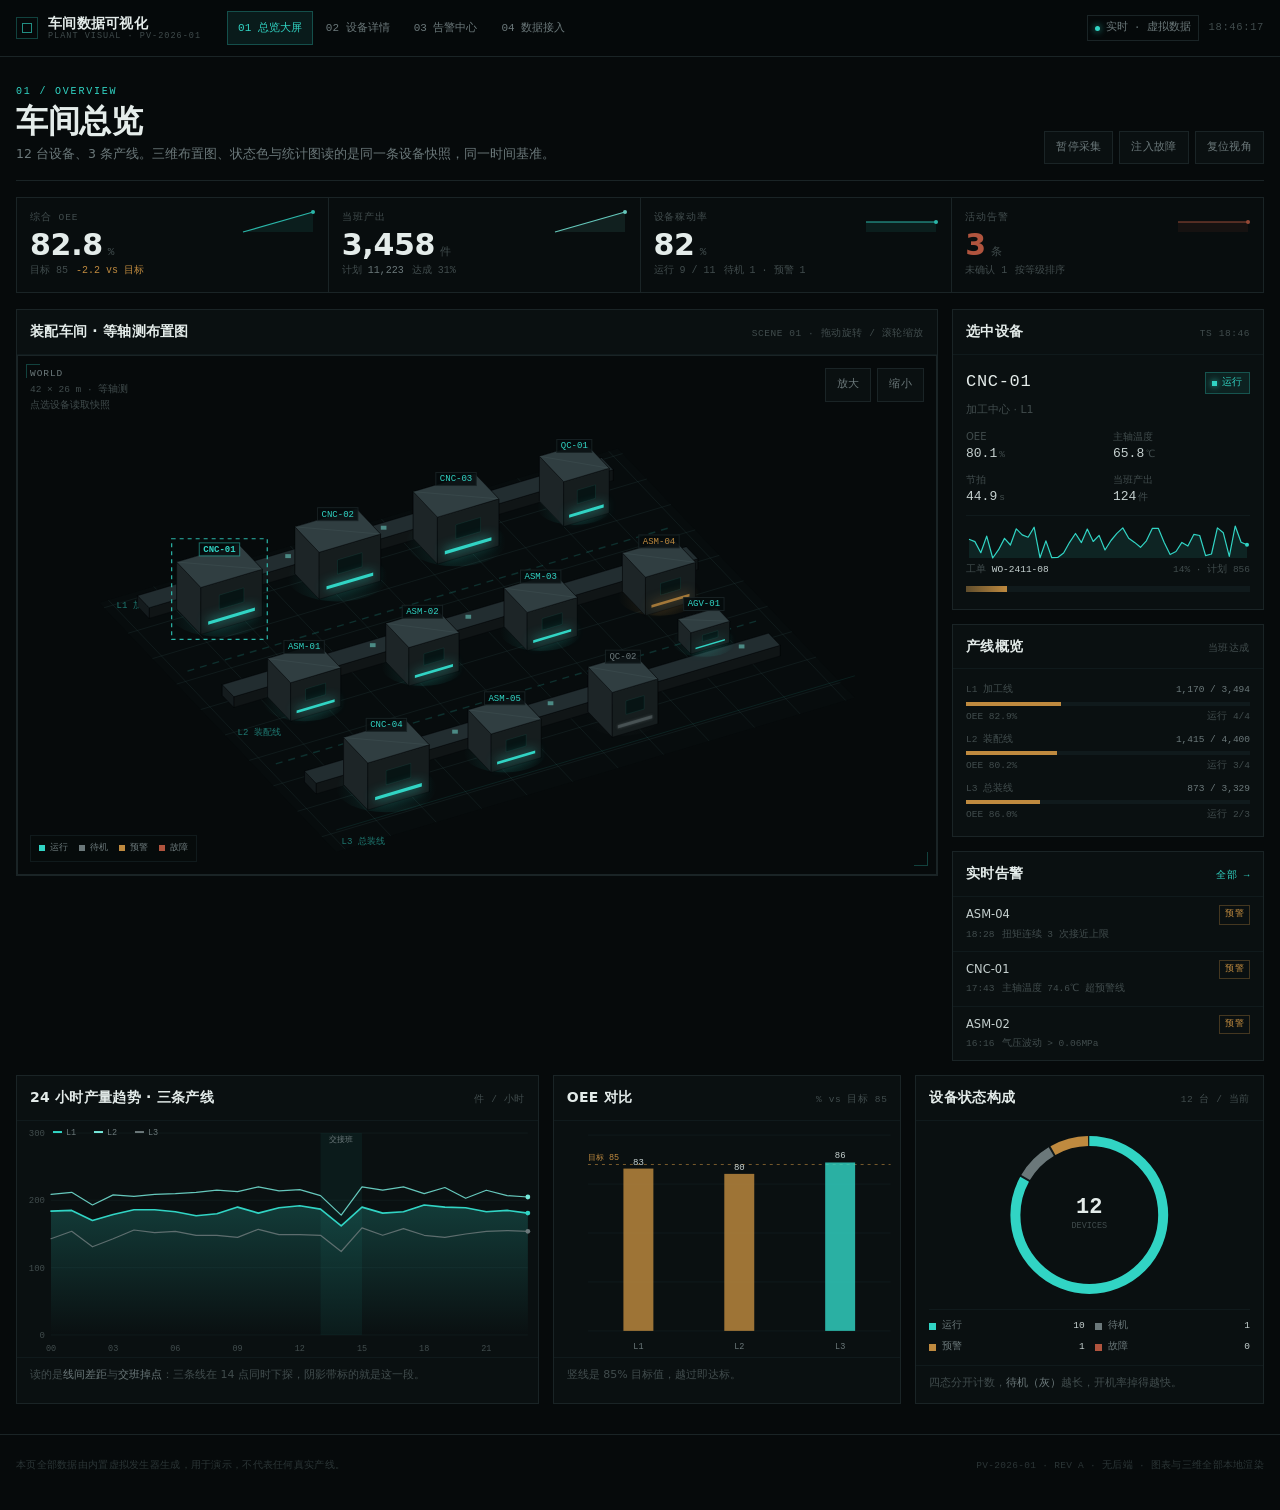
<file: index.html>
<!DOCTYPE html>
<html lang="zh-CN">
<head>
<meta charset="utf-8">
<meta name="viewport" content="width=device-width, initial-scale=1">
<title>车间总览 · 数据采集与可视化</title>
<meta name="description" content="车间数据可视化系统总览大屏：设备状态、产量、OEE 与告警，数据由内置虚拟发生器生成。">
<link rel="icon" href="data:image/svg+xml,%3Csvg xmlns='http://www.w3.org/2000/svg' viewBox='0 0 32 32'%3E%3Crect width='32' height='32' fill='%23060a0b'/%3E%3Cpath d='M5 5h22v22H5z' fill='none' stroke='%2331d4c4' stroke-width='1.5'/%3E%3Cpath d='M11 11h10v10H11z' fill='none' stroke='%236b787a'/%3E%3C/svg%3E">
<link rel="stylesheet" href="./assets/style.css">
</head>
<body>

<header class="topbar">
  <div class="tb-inner">
    <a class="brand" href="./index.html">
      <span class="b-mark"></span>
      <span class="b-txt"><b>车间数据可视化</b><i>PLANT VISUAL · PV-2026-01</i></span>
    </a>
    <nav class="nav">
      <a href="./index.html" class="on">01 总览大屏</a>
      <a href="./devices.html">02 设备详情</a>
      <a href="./alarms.html">03 告警中心</a>
      <a href="./ingest.html">04 数据接入</a>
    </nav>
    <div class="tb-meta">
      <span class="live" id="livePill"><i></i><span id="liveTxt">实时 · 虚拟数据</span></span>
      <span class="clock" id="clock">--:--:--</span>
    </div>
  </div>
</header>

<main>
  <div class="page-head">
    <div class="ph-t">
      <div class="num">01 / OVERVIEW</div>
      <h1>车间总览</h1>
      <p>12 台设备、3 条产线。三维布置图、状态色与统计图读的是同一条设备快照，同一时间基准。</p>
    </div>
    <div class="ctrl">
      <button class="btn" id="btnPause" aria-pressed="false" type="button">暂停采集</button>
      <button class="btn danger" id="btnFault" type="button">注入故障</button>
      <button class="btn" id="btnReset" type="button">复位视角</button>
    </div>
  </div>

  <div class="kpis">
    <div class="kpi">
      <span class="k-l">综合 OEE</span>
      <div class="k-v"><span id="kOee">—</span><small>%</small></div>
      <div class="k-s"><span>目标 85</span><span id="kOeeDelta">—</span></div>
      <div class="k-spark" id="kOeeSpark"></div>
    </div>
    <div class="kpi">
      <span class="k-l">当班产出</span>
      <div class="k-v"><span id="kOut">—</span><small>件</small></div>
      <div class="k-s"><span>计划 <b id="kPlan" style="color:#6b787a;font-weight:400">—</b></span><span id="kRate">—</span></div>
      <div class="k-spark" id="kOutSpark"></div>
    </div>
    <div class="kpi">
      <span class="k-l">设备稼动率</span>
      <div class="k-v"><span id="kUtil">—</span><small>%</small></div>
      <div class="k-s"><span id="kRun">运行 0 / 11</span><span id="kIdle">待机 0</span></div>
      <div class="k-spark" id="kUtilSpark"></div>
    </div>
    <div class="kpi" id="kpiAlarm">
      <span class="k-l">活动告警</span>
      <div class="k-v"><span id="kAlarm">—</span><small>条</small></div>
      <div class="k-s"><span id="kUnack">未确认 0</span><span>按等级排序</span></div>
      <div class="k-spark" id="kAlarmSpark"></div>
    </div>
  </div>

  <div class="ov-grid">
    <div class="panel">
      <div class="panel-hd"><h2>装配车间 · 等轴测布置图</h2><span class="unit">SCENE 01 · 拖动旋转 / 滚轮缩放</span></div>
      <div class="scene-frame">
        <canvas id="scene" aria-label="装配车间三维布置图"></canvas>
        <div class="scene-cap"><b>WORLD</b>42 × 26 m · 等轴测<br>点选设备读取快照</div>
        <div class="scene-tools">
          <button class="btn" id="btnZoomIn" type="button">放大</button>
          <button class="btn" id="btnZoomOut" type="button">缩小</button>
        </div>
        <div class="scene-legend">
          <span><i style="background:#31d4c4"></i>运行</span>
          <span><i style="background:#6b787a"></i>待机</span>
          <span><i style="background:#bf8a3f"></i>预警</span>
          <span><i style="background:#b0543e"></i>故障</span>
        </div>
      </div>
    </div>

    <div class="ov-side">
      <div class="panel">
        <div class="panel-hd"><h3>选中设备</h3><span class="unit" id="hudTs">TS —</span></div>
        <div class="panel-bd hud">
          <div class="hud-top">
            <span class="hud-id" id="hudId">CNC-01</span>
            <span id="hudState"></span>
          </div>
          <div class="hud-type" id="hudType">加工中心 · L1</div>
          <dl class="hud-dl">
            <div><dt>OEE</dt><dd id="hudOee">—<em>%</em></dd></div>
            <div><dt>主轴温度</dt><dd id="hudTemp">—<em>℃</em></dd></div>
            <div><dt>节拍</dt><dd id="hudCycle">—<em>s</em></dd></div>
            <div><dt>当班产出</dt><dd id="hudOut">—<em>件</em></dd></div>
          </dl>
          <div class="hud-spark"><div id="hudSpark" style="height:38px"></div></div>
          <div>
            <div style="display:flex;justify-content:space-between;font-family:var(--mono);font-size:9.5px;color:var(--ash-2)">
              <span>工单 <b id="hudOrder" style="color:#c6d1d0;font-weight:400">—</b></span>
              <span id="hudProgText">—</span>
            </div>
            <div class="progress"><span id="hudProg"></span></div>
          </div>
        </div>
      </div>

      <div class="panel">
        <div class="panel-hd"><h3>产线概览</h3><span class="unit">当班达成</span></div>
        <div class="panel-bd">
          <div class="hud-bars" id="lineBars"></div>
        </div>
      </div>

      <div class="panel">
        <div class="panel-hd"><h3>实时告警</h3><a class="unit" href="./alarms.html" style="color:#31d4c4">全部 →</a></div>
        <div class="rows" id="miniAlarms"><div class="empty">暂无告警</div></div>
      </div>
    </div>
  </div>

  <div class="charts">
    <div class="panel chart-card">
      <div class="panel-hd"><h3>24 小时产量趋势 · 三条产线</h3><span class="unit">件 / 小时</span></div>
      <div class="panel-bd flush"><div class="chart-box" id="chartProd" style="height:236px"></div></div>
      <div class="note">读的是<b>线间差距</b>与<b>交班掉点</b>：三条线在 14 点同时下探，阴影带标的就是这一段。</div>
    </div>
    <div class="panel chart-card">
      <div class="panel-hd"><h3>OEE 对比</h3><span class="unit">% vs 目标 85</span></div>
      <div class="panel-bd flush"><div class="chart-box" id="chartOee" style="height:236px"></div></div>
      <div class="note">竖线是 85% 目标值，越过即达标。</div>
    </div>
    <div class="panel chart-card">
      <div class="panel-hd"><h3>设备状态构成</h3><span class="unit">12 台 / 当前</span></div>
      <div class="panel-bd" style="padding:8px 13px 10px">
        <div class="chart-box" id="chartState" style="height:172px"></div>
        <div class="state-legend" id="stateLegend"></div>
      </div>
      <div class="note">四态分开计数，<b>待机（灰）</b>越长，开机率掉得越快。</div>
    </div>
  </div>
</main>

<footer>
  <p>本页全部数据由内置虚拟发生器生成，用于演示，不代表任何真实产线。</p>
  <p>PV-2026-01 · REV A · 无后端 · 图表与三维全部本地渲染</p>
</footer>

<script src="./assets/plant.js"></script>
<script src="./assets/charts.js"></script>
<script src="./assets/scene.js"></script>
<script src="./assets/overview.js"></script>
</body>
</html>
</file>
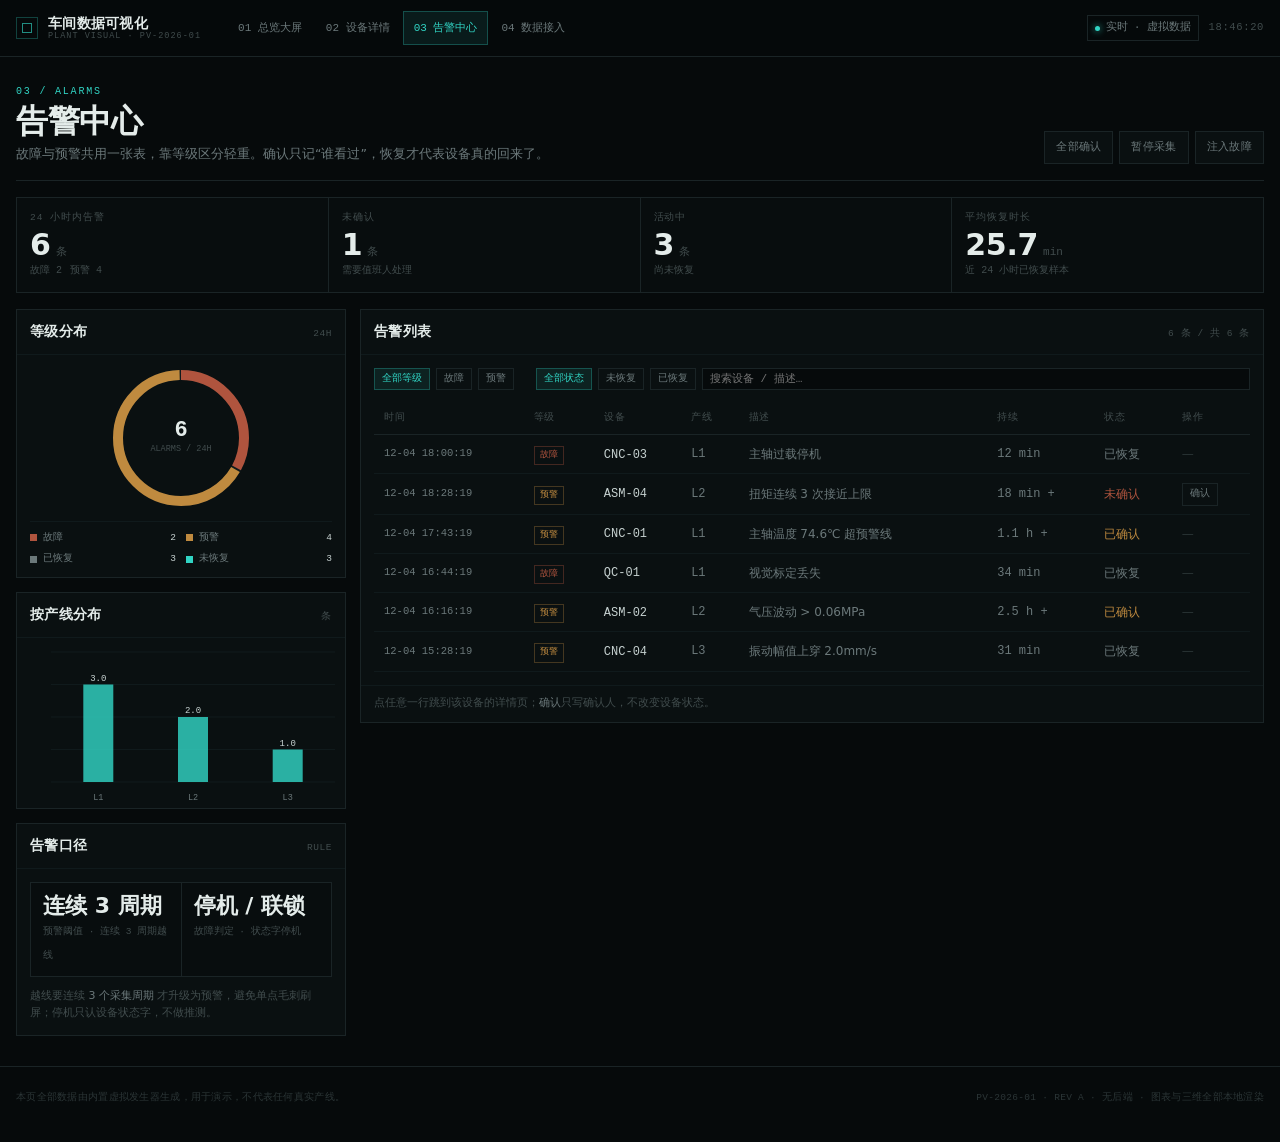
<file: alarms.html>
<!DOCTYPE html>
<html lang="zh-CN">
<head>
<meta charset="utf-8">
<meta name="viewport" content="width=device-width, initial-scale=1">
<title>告警中心 · 数据采集与可视化</title>
<meta name="description" content="车间设备告警统一列表：按等级、状态、产线筛选，支持确认与追溯。">
<link rel="icon" href="data:image/svg+xml,%3Csvg xmlns='http://www.w3.org/2000/svg' viewBox='0 0 32 32'%3E%3Crect width='32' height='32' fill='%23060a0b'/%3E%3Cpath d='M5 5h22v22H5z' fill='none' stroke='%2331d4c4' stroke-width='1.5'/%3E%3Cpath d='M11 11h10v10H11z' fill='none' stroke='%236b787a'/%3E%3C/svg%3E">
<link rel="stylesheet" href="./assets/style.css">
</head>
<body>

<header class="topbar">
  <div class="tb-inner">
    <a class="brand" href="./index.html">
      <span class="b-mark"></span>
      <span class="b-txt"><b>车间数据可视化</b><i>PLANT VISUAL · PV-2026-01</i></span>
    </a>
    <nav class="nav">
      <a href="./index.html">01 总览大屏</a>
      <a href="./devices.html">02 设备详情</a>
      <a href="./alarms.html" class="on">03 告警中心</a>
      <a href="./ingest.html">04 数据接入</a>
    </nav>
    <div class="tb-meta">
      <span class="live" id="livePill"><i></i><span id="liveTxt">实时 · 虚拟数据</span></span>
      <span class="clock" id="clock">--:--:--</span>
    </div>
  </div>
</header>

<main>
  <div class="page-head">
    <div class="ph-t">
      <div class="num">03 / ALARMS</div>
      <h1>告警中心</h1>
      <p>故障与预警共用一张表，靠等级区分轻重。确认只记“谁看过”，恢复才代表设备真的回来了。</p>
    </div>
    <div class="ctrl">
      <button class="btn" id="btnAckAll" type="button">全部确认</button>
      <button class="btn" id="btnPause" aria-pressed="false" type="button">暂停采集</button>
      <button class="btn danger" id="btnFault" type="button">注入故障</button>
    </div>
  </div>

  <div class="kpis">
    <div class="kpi">
      <span class="k-l">24 小时内告警</span>
      <div class="k-v"><span id="sTotal">—</span><small>条</small></div>
      <div class="k-s"><span id="sFault">故障 0</span><span id="sWarn">预警 0</span></div>
    </div>
    <div class="kpi">
      <span class="k-l">未确认</span>
      <div class="k-v"><span id="sUnack">—</span><small>条</small></div>
      <div class="k-s"><span>需要值班人处理</span></div>
    </div>
    <div class="kpi">
      <span class="k-l">活动中</span>
      <div class="k-v"><span id="sActive">—</span><small>条</small></div>
      <div class="k-s"><span>尚未恢复</span></div>
    </div>
    <div class="kpi">
      <span class="k-l">平均恢复时长</span>
      <div class="k-v"><span id="sMttr">—</span><small>min</small></div>
      <div class="k-s"><span>近 24 小时已恢复样本</span></div>
    </div>
  </div>

  <div class="alert-grid">
    <div style="display:grid;gap:14px">
      <div class="panel">
        <div class="panel-hd"><h3>等级分布</h3><span class="unit">24H</span></div>
        <div class="panel-bd" style="padding:8px 13px 10px">
          <div class="chart-box" id="levelDonut" style="height:150px"></div>
          <div class="state-legend" id="levelLegend"></div>
        </div>
      </div>
      <div class="panel">
        <div class="panel-hd"><h3>按产线分布</h3><span class="unit">条</span></div>
        <div class="panel-bd flush"><div class="chart-box" id="lineBars" style="height:170px"></div></div>
      </div>
      <div class="panel">
        <div class="panel-hd"><h3>告警口径</h3><span class="unit">RULE</span></div>
        <div class="panel-bd">
          <div class="al-stat">
            <div><b id="rWarn">—</b><span>预警阈值 · 连续 3 周期越线</span></div>
            <div><b id="rDown">—</b><span>故障判定 · 状态字停机</span></div>
          </div>
          <p class="small" style="margin:10px 0 0">越线要连续 <b>3 个采集周期</b> 才升级为预警，避免单点毛刺刷屏；停机只认设备状态字，不做推测。</p>
        </div>
      </div>
    </div>

    <div class="panel">
      <div class="panel-hd"><h3>告警列表</h3><span class="unit" id="listCount">—</span></div>
      <div class="panel-bd">
        <div class="al-filter" id="alFilter">
          <button class="chip on" data-k="level" data-v="ALL" type="button">全部等级</button>
          <button class="chip" data-k="level" data-v="DOWN" type="button">故障</button>
          <button class="chip" data-k="level" data-v="WARN" type="button">预警</button>
          <span style="width:10px"></span>
          <button class="chip on" data-k="status" data-v="ALL" type="button">全部状态</button>
          <button class="chip" data-k="status" data-v="OPEN" type="button">未恢复</button>
          <button class="chip" data-k="status" data-v="CLOSED" type="button">已恢复</button>
          <input id="alSearch" type="search" placeholder="搜索设备 / 描述…" aria-label="搜索告警"
                 style="flex:1 1 150px;background:#060a0b;border:1px solid #1a2426;color:#c6d1d0;font-family:var(--mono);font-size:11px;padding:4px 7px">
        </div>
        <div class="tbl-wrap" style="max-height:620px;overflow:auto">
          <table>
            <thead>
              <tr>
                <th>时间</th><th>等级</th><th>设备</th><th>产线</th><th>描述</th>
                <th>持续</th><th>状态</th><th>操作</th>
              </tr>
            </thead>
            <tbody id="alarmRows"></tbody>
          </table>
        </div>
      </div>
      <div class="note">点任意一行跳到该设备的详情页；<b>确认</b>只写确认人，不改变设备状态。</div>
    </div>
  </div>
</main>

<footer>
  <p>本页全部数据由内置虚拟发生器生成，用于演示，不代表任何真实产线。</p>
  <p>PV-2026-01 · REV A · 无后端 · 图表与三维全部本地渲染</p>
</footer>

<script src="./assets/plant.js"></script>
<script src="./assets/charts.js"></script>
<script src="./assets/alarms.js"></script>
</body>
</html>
</file>
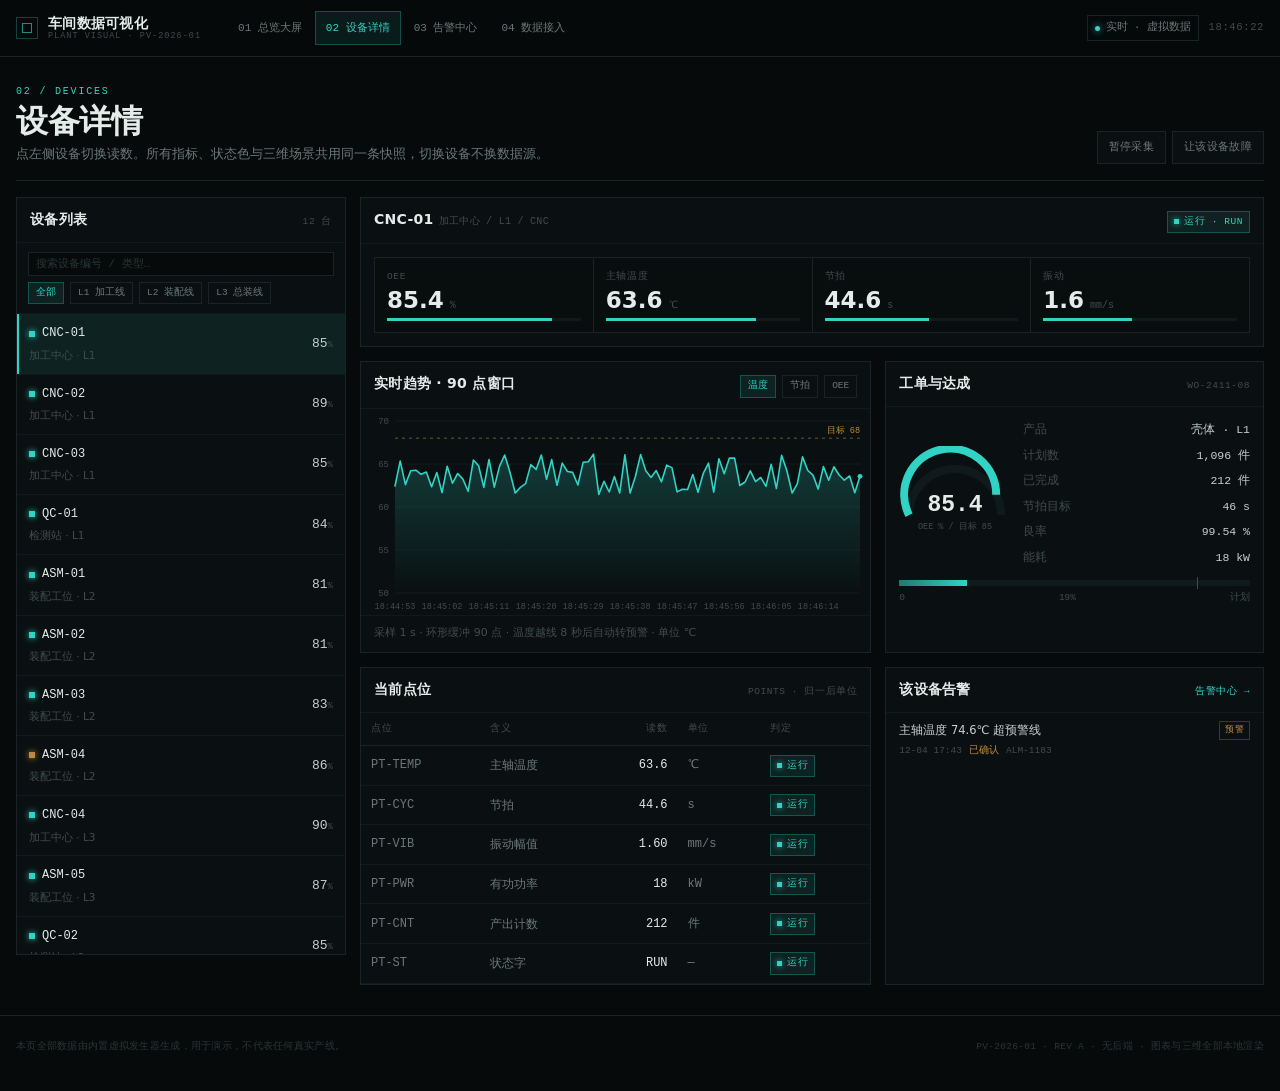
<file: devices.html>
<!DOCTYPE html>
<html lang="zh-CN">
<head>
<meta charset="utf-8">
<meta name="viewport" content="width=device-width, initial-scale=1">
<title>设备详情 · 数据采集与可视化</title>
<meta name="description" content="单台设备的实时快照、指标趋势、工单进度、点位表与告警记录。">
<link rel="icon" href="data:image/svg+xml,%3Csvg xmlns='http://www.w3.org/2000/svg' viewBox='0 0 32 32'%3E%3Crect width='32' height='32' fill='%23060a0b'/%3E%3Cpath d='M5 5h22v22H5z' fill='none' stroke='%2331d4c4' stroke-width='1.5'/%3E%3Cpath d='M11 11h10v10H11z' fill='none' stroke='%236b787a'/%3E%3C/svg%3E">
<link rel="stylesheet" href="./assets/style.css">
</head>
<body>

<header class="topbar">
  <div class="tb-inner">
    <a class="brand" href="./index.html">
      <span class="b-mark"></span>
      <span class="b-txt"><b>车间数据可视化</b><i>PLANT VISUAL · PV-2026-01</i></span>
    </a>
    <nav class="nav">
      <a href="./index.html">01 总览大屏</a>
      <a href="./devices.html" class="on">02 设备详情</a>
      <a href="./alarms.html">03 告警中心</a>
      <a href="./ingest.html">04 数据接入</a>
    </nav>
    <div class="tb-meta">
      <span class="live" id="livePill"><i></i><span id="liveTxt">实时 · 虚拟数据</span></span>
      <span class="clock" id="clock">--:--:--</span>
    </div>
  </div>
</header>

<main>
  <div class="page-head">
    <div class="ph-t">
      <div class="num">02 / DEVICES</div>
      <h1>设备详情</h1>
      <p>点左侧设备切换读数。所有指标、状态色与三维场景共用同一条快照，切换设备不换数据源。</p>
    </div>
    <div class="ctrl">
      <button class="btn" id="btnPause" aria-pressed="false" type="button">暂停采集</button>
      <button class="btn danger" id="btnFault" type="button">让该设备故障</button>
    </div>
  </div>

  <div class="dev-grid">
    <div class="panel">
      <div class="panel-hd"><h3>设备列表</h3><span class="unit" id="devCount">12 台</span></div>
      <div class="dev-filters" id="devFilters">
        <input id="devSearch" type="search" placeholder="搜索设备编号 / 类型…" aria-label="搜索设备">
        <button class="chip on" data-line="ALL" type="button">全部</button>
        <button class="chip" data-line="L1" type="button">L1 加工线</button>
        <button class="chip" data-line="L2" type="button">L2 装配线</button>
        <button class="chip" data-line="L3" type="button">L3 总装线</button>
      </div>
      <div class="dev-list" id="devList"></div>
    </div>

    <div>
      <div class="panel">
        <div class="panel-hd">
          <h2><span id="dName">CNC-01</span> <span id="dType" style="font-family:var(--mono);font-size:10px;color:var(--ash-2);font-weight:400"></span></h2>
          <span id="dState"></span>
        </div>
        <div class="panel-bd">
          <div class="metric-grid">
            <div class="metric">
              <span class="m-l">OEE</span>
              <span class="m-v" id="mOee">—<small> %</small></span>
              <span class="m-g"><span id="mOeeBar"></span></span>
            </div>
            <div class="metric">
              <span class="m-l">主轴温度</span>
              <span class="m-v" id="mTemp">—<small> ℃</small></span>
              <span class="m-g"><span id="mTempBar"></span></span>
            </div>
            <div class="metric">
              <span class="m-l">节拍</span>
              <span class="m-v" id="mCycle">—<small> s</small></span>
              <span class="m-g"><span id="mCycleBar"></span></span>
            </div>
            <div class="metric">
              <span class="m-l">振动</span>
              <span class="m-v" id="mVib">—<small> mm/s</small></span>
              <span class="m-g"><span id="mVibBar"></span></span>
            </div>
          </div>
        </div>
      </div>

      <div class="split2">
        <div class="panel">
          <div class="panel-hd">
            <h3>实时趋势 · 90 点窗口</h3>
            <span class="unit" id="trendChips">
              <button class="chip on" data-k="temp" type="button">温度</button>
              <button class="chip" data-k="cycle" type="button">节拍</button>
              <button class="chip" data-k="oee" type="button">OEE</button>
            </span>
          </div>
          <div class="panel-bd flush"><div class="chart-box" id="trendChart" style="height:206px"></div></div>
          <div class="note" id="trendNote">采样 1 s · 环形缓冲 90 点 · 断流时保留最后有效值并标记数据陈旧</div>
        </div>

        <div class="panel">
          <div class="panel-hd"><h3>工单与达成</h3><span class="unit" id="dOrder">—</span></div>
          <div class="panel-bd">
            <div style="display:grid;grid-template-columns:112px 1fr;gap:12px;align-items:center">
              <div class="chart-box" id="oeeGauge" style="height:96px"></div>
              <dl class="kv">
                <dt>产品</dt><dd id="dProduct">—</dd>
                <dt>计划数</dt><dd id="dPlan">—</dd>
                <dt>已完成</dt><dd id="dDone">—</dd>
                <dt>节拍目标</dt><dd id="dTarget">—</dd>
                <dt>良率</dt><dd id="dGood">—</dd>
                <dt>能耗</dt><dd id="dPower">—</dd>
              </dl>
            </div>
            <div class="progress" style="margin-top:12px"><span id="dProg"></span><i class="tick" style="left:85%"></i></div>
            <div style="display:flex;justify-content:space-between;font-family:var(--mono);font-size:9.5px;color:var(--ash-2)">
              <span>0</span><span id="dProgTxt">—</span><span>计划</span>
            </div>
          </div>
        </div>
      </div>

      <div class="split2">
        <div class="panel">
          <div class="panel-hd"><h3>当前点位</h3><span class="unit">POINTS · 归一后单位</span></div>
          <div class="tbl-wrap">
            <table>
              <thead><tr><th>点位</th><th>含义</th><th style="text-align:right">读数</th><th>单位</th><th>判定</th></tr></thead>
              <tbody id="pointRows"></tbody>
            </table>
          </div>
        </div>
        <div class="panel">
          <div class="panel-hd"><h3>该设备告警</h3><a class="unit" href="./alarms.html" style="color:#31d4c4">告警中心 →</a></div>
          <div class="rows" id="devAlarms"><div class="empty">无告警记录</div></div>
        </div>
      </div>
    </div>
  </div>
</main>

<footer>
  <p>本页全部数据由内置虚拟发生器生成，用于演示，不代表任何真实产线。</p>
  <p>PV-2026-01 · REV A · 无后端 · 图表与三维全部本地渲染</p>
</footer>

<script src="./assets/plant.js"></script>
<script src="./assets/charts.js"></script>
<script src="./assets/devices.js"></script>
</body>
</html>
</file>
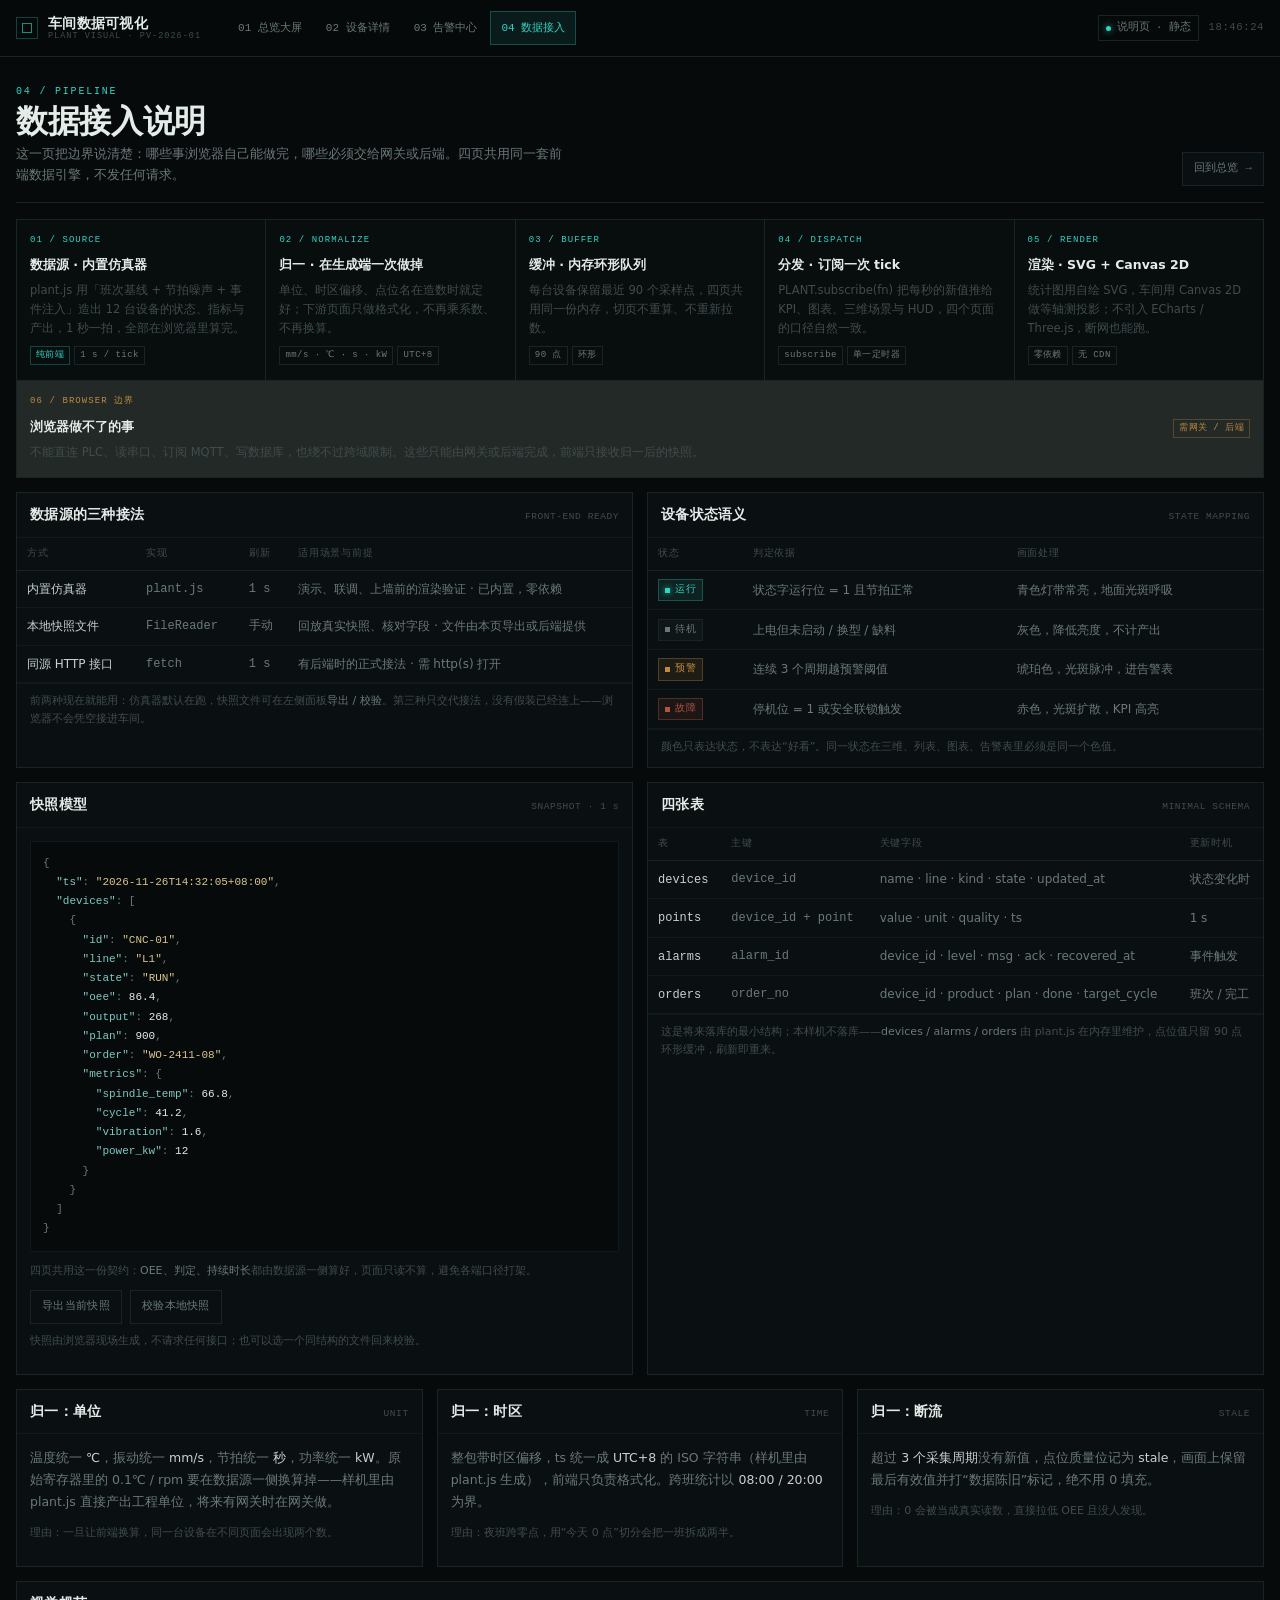
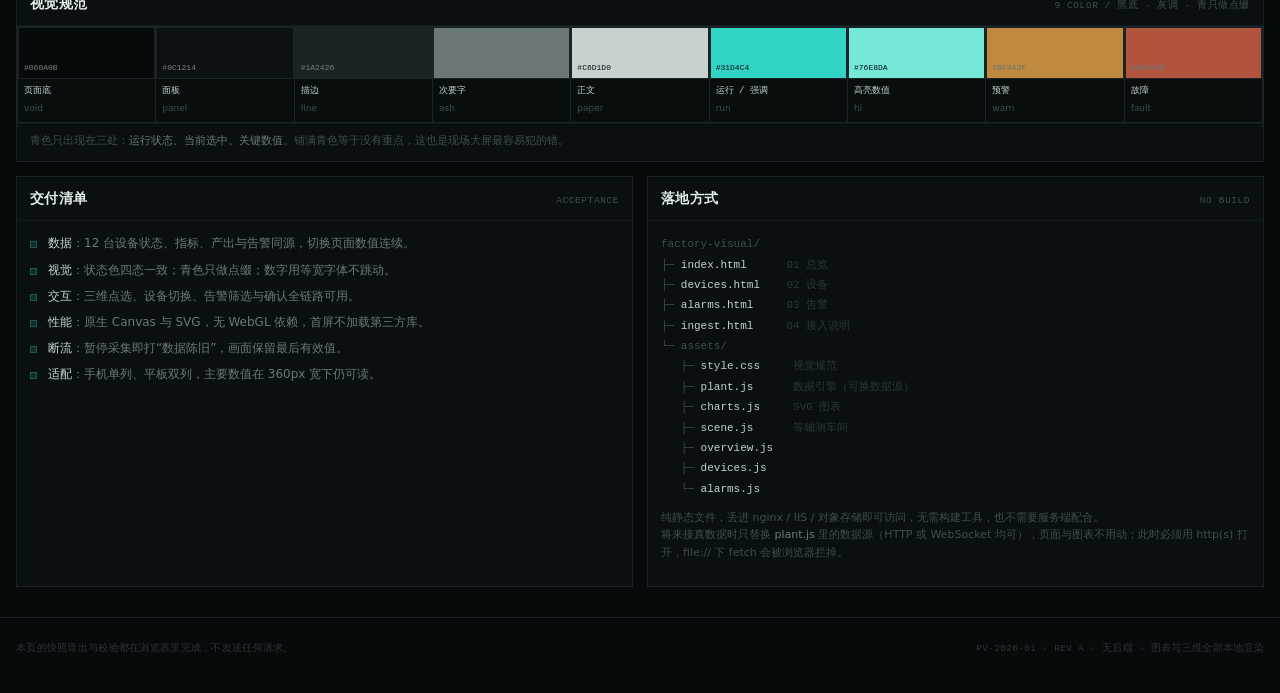
<file: ingest.html>
<!DOCTYPE html>
<html lang="zh-CN">
<head>
<meta charset="utf-8">
<meta name="viewport" content="width=device-width, initial-scale=1">
<title>数据接入 · 车间数据可视化</title>
<meta name="description" content="纯前端能做什么、不能做什么：浏览器内的数据流水线、快照契约与本地导出校验，以及必须交给后端的部分。">
<link rel="icon" href="data:image/svg+xml,%3Csvg xmlns='http://www.w3.org/2000/svg' viewBox='0 0 32 32'%3E%3Crect width='32' height='32' fill='%23060a0b'/%3E%3Cpath d='M5 5h22v22H5z' fill='none' stroke='%2331d4c4' stroke-width='1.5'/%3E%3Cpath d='M11 11h10v10H11z' fill='none' stroke='%236b787a'/%3E%3C/svg%3E">
<link rel="stylesheet" href="./assets/style.css">
</head>
<body>

<header class="topbar">
  <div class="tb-inner">
    <a class="brand" href="./index.html">
      <span class="b-mark"></span>
      <span class="b-txt"><b>车间数据可视化</b><i>PLANT VISUAL · PV-2026-01</i></span>
    </a>
    <nav class="nav">
      <a href="./index.html">01 总览大屏</a>
      <a href="./devices.html">02 设备详情</a>
      <a href="./alarms.html">03 告警中心</a>
      <a href="./ingest.html" class="on">04 数据接入</a>
    </nav>
    <div class="tb-meta">
      <span class="live"><i></i><span>说明页 · 静态</span></span>
      <span class="clock" id="clock">--:--:--</span>
    </div>
  </div>
</header>

<main>
  <div class="page-head">
    <div class="ph-t">
      <div class="num">04 / PIPELINE</div>
      <h1>数据接入说明</h1>
      <p>这一页把边界说清楚：哪些事浏览器自己能做完，哪些必须交给网关或后端。四页共用同一套前端数据引擎，不发任何请求。</p>
    </div>
    <div class="ctrl">
      <a class="btn" href="./index.html">回到总览 →</a>
    </div>
  </div>

  <div class="flow">
    <div class="step">
      <span class="st-n">01 / SOURCE</span>
      <h4>数据源 · 内置仿真器</h4>
      <p>plant.js 用「班次基线 + 节拍噪声 + 事件注入」造出 12 台设备的状态、指标与产出，1 秒一拍，全部在浏览器里算完。</p>
      <div class="st-tags"><span class="tag cy">纯前端</span><span class="tag">1 s / tick</span></div>
    </div>
    <div class="step">
      <span class="st-n">02 / NORMALIZE</span>
      <h4>归一 · 在生成端一次做掉</h4>
      <p>单位、时区偏移、点位名在造数时就定好；下游页面只做格式化，不再乘系数、不再换算。</p>
      <div class="st-tags"><span class="tag">mm/s · ℃ · s · kW</span><span class="tag">UTC+8</span></div>
    </div>
    <div class="step">
      <span class="st-n">03 / BUFFER</span>
      <h4>缓冲 · 内存环形队列</h4>
      <p>每台设备保留最近 90 个采样点，四页共用同一份内存，切页不重算、不重新拉数。</p>
      <div class="st-tags"><span class="tag">90 点</span><span class="tag">环形</span></div>
    </div>
    <div class="step">
      <span class="st-n">04 / DISPATCH</span>
      <h4>分发 · 订阅一次 tick</h4>
      <p>PLANT.subscribe(fn) 把每秒的新值推给 KPI、图表、三维场景与 HUD，四个页面的口径自然一致。</p>
      <div class="st-tags"><span class="tag">subscribe</span><span class="tag">单一定时器</span></div>
    </div>
    <div class="step">
      <span class="st-n">05 / RENDER</span>
      <h4>渲染 · SVG + Canvas 2D</h4>
      <p>统计图用自绘 SVG，车间用 Canvas 2D 做等轴测投影；不引入 ECharts / Three.js，断网也能跑。</p>
      <div class="st-tags"><span class="tag">零依赖</span><span class="tag">无 CDN</span></div>
    </div>
    <div class="step warn-step">
      <span class="st-n">06 / BROWSER 边界</span>
      <h4>浏览器做不了的事</h4>
      <p>不能直连 PLC、读串口、订阅 MQTT、写数据库，也绕不过跨域限制。这些只能由网关或后端完成，前端只接收归一后的快照。</p>
      <div class="st-tags"><span class="tag wn">需网关 / 后端</span></div>
    </div>
  </div>

  <div class="two">
    <div class="panel">
      <div class="panel-hd"><h3>数据源的三种接法</h3><span class="unit">FRONT-END READY</span></div>
      <div class="tbl-wrap">
        <table>
          <thead><tr><th>方式</th><th>实现</th><th>刷新</th><th>适用场景与前提</th></tr></thead>
          <tbody>
            <tr><td><b>内置仿真器</b></td><td class="mono">plant.js</td><td class="mono">1 s</td><td>演示、联调、上墙前的渲染验证 · 已内置，零依赖</td></tr>
            <tr><td><b>本地快照文件</b></td><td class="mono">FileReader</td><td class="mono">手动</td><td>回放真实快照、核对字段 · 文件由本页导出或后端提供</td></tr>
            <tr><td><b>同源 HTTP 接口</b></td><td class="mono">fetch</td><td class="mono">1 s</td><td>有后端时的正式接法 · 需 http(s) 打开</td></tr>
          </tbody>
        </table>
      </div>
      <div class="note">前两种现在就能用：仿真器默认在跑，快照文件可在左侧面板<b>导出 / 校验</b>。第三种只交代接法，没有假装已经连上——浏览器不会凭空接进车间。</div>
    </div>

    <div class="panel">
      <div class="panel-hd"><h3>设备状态语义</h3><span class="unit">STATE MAPPING</span></div>
      <div class="tbl-wrap">
        <table>
          <thead><tr><th>状态</th><th>判定依据</th><th>画面处理</th></tr></thead>
          <tbody>
            <tr><td><span class="st run"><i></i>运行</span></td><td>状态字运行位 = 1 且节拍正常</td><td>青色灯带常亮，地面光斑呼吸</td></tr>
            <tr><td><span class="st idle"><i></i>待机</span></td><td>上电但未启动 / 换型 / 缺料</td><td>灰色，降低亮度，不计产出</td></tr>
            <tr><td><span class="st warn"><i></i>预警</span></td><td>连续 3 个周期越预警阈值</td><td>琥珀色，光斑脉冲，进告警表</td></tr>
            <tr><td><span class="st down"><i></i>故障</span></td><td>停机位 = 1 或安全联锁触发</td><td>赤色，光斑扩散，KPI 高亮</td></tr>
          </tbody>
        </table>
      </div>
      <div class="note">颜色只表达状态，不表达“好看”。同一状态在三维、列表、图表、告警表里必须是同一个色值。</div>
    </div>
  </div>

  <div class="two" style="margin-top:14px">
    <div class="panel">
      <div class="panel-hd"><h3>快照模型</h3><span class="unit">SNAPSHOT · 1 s</span></div>
      <div class="panel-bd">
        <pre class="code">{
  <span class="k">"ts"</span>: <span class="s">"2026-11-26T14:32:05+08:00"</span>,
  <span class="k">"devices"</span>: [
    {
      <span class="k">"id"</span>: <span class="s">"CNC-01"</span>,
      <span class="k">"line"</span>: <span class="s">"L1"</span>,
      <span class="k">"state"</span>: <span class="s">"RUN"</span>,
      <span class="k">"oee"</span>: <span class="n">86.4</span>,
      <span class="k">"output"</span>: <span class="n">268</span>,
      <span class="k">"plan"</span>: <span class="n">900</span>,
      <span class="k">"order"</span>: <span class="s">"WO-2411-08"</span>,
      <span class="k">"metrics"</span>: {
        <span class="k">"spindle_temp"</span>: <span class="n">66.8</span>,
        <span class="k">"cycle"</span>: <span class="n">41.2</span>,
        <span class="k">"vibration"</span>: <span class="n">1.6</span>,
        <span class="k">"power_kw"</span>: <span class="n">12</span>
      }
    }
  ]
}</pre>
        <p class="small" style="margin-top:10px">四页共用这一份契约：<b>OEE、判定、持续时长</b>都由数据源一侧算好，页面只读不算，避免各端口径打架。</p>
        <div class="snap-act">
          <button class="btn" id="btnSnapOut" type="button">导出当前快照</button>
          <label class="btn" for="snapIn">校验本地快照</label>
          <input id="snapIn" type="file" accept=".json,application/json" hidden>
        </div>
        <p class="small snap-msg" id="snapMsg">快照由浏览器现场生成，不请求任何接口；也可以选一个同结构的文件回来校验。</p>
      </div>
    </div>

    <div class="panel">
      <div class="panel-hd"><h3>四张表</h3><span class="unit">MINIMAL SCHEMA</span></div>
      <div class="tbl-wrap">
        <table>
          <thead><tr><th>表</th><th>主键</th><th>关键字段</th><th>更新时机</th></tr></thead>
          <tbody>
            <tr><td><b class="mono">devices</b></td><td class="mono">device_id</td><td>name · line · kind · state · updated_at</td><td>状态变化时</td></tr>
            <tr><td><b class="mono">points</b></td><td class="mono">device_id + point</td><td>value · unit · quality · ts</td><td>1 s</td></tr>
            <tr><td><b class="mono">alarms</b></td><td class="mono">alarm_id</td><td>device_id · level · msg · ack · recovered_at</td><td>事件触发</td></tr>
            <tr><td><b class="mono">orders</b></td><td class="mono">order_no</td><td>device_id · product · plan · done · target_cycle</td><td>班次 / 完工</td></tr>
          </tbody>
        </table>
      </div>
      <div class="note">这是将来落库的最小结构；本样机不落库——<b>devices / alarms / orders</b> 由 plant.js 在内存里维护，点位值只留 90 点环形缓冲，刷新即重来。</div>
    </div>
  </div>

  <div class="three" style="margin-top:14px">
    <div class="panel">
      <div class="panel-hd"><h3>归一：单位</h3><span class="unit">UNIT</span></div>
      <div class="panel-bd">
        <p class="body">温度统一 <strong>℃</strong>，振动统一 <strong>mm/s</strong>，节拍统一 <strong>秒</strong>，功率统一 <strong>kW</strong>。原始寄存器里的 0.1℃ / rpm 要在数据源一侧换算掉——样机里由 plant.js 直接产出工程单位，将来有网关时在网关做。</p>
        <p class="small">理由：一旦让前端换算，同一台设备在不同页面会出现两个数。</p>
      </div>
    </div>
    <div class="panel">
      <div class="panel-hd"><h3>归一：时区</h3><span class="unit">TIME</span></div>
      <div class="panel-bd">
        <p class="body">整包带时区偏移，ts 统一成 <strong>UTC+8</strong> 的 ISO 字符串（样机里由 plant.js 生成），前端只负责格式化。跨班统计以 <strong>08:00 / 20:00</strong> 为界。</p>
        <p class="small">理由：夜班跨零点，用“今天 0 点”切分会把一班拆成两半。</p>
      </div>
    </div>
    <div class="panel">
      <div class="panel-hd"><h3>归一：断流</h3><span class="unit">STALE</span></div>
      <div class="panel-bd">
        <p class="body">超过 <strong>3 个采集周期</strong>没有新值，点位质量位记为 <strong>stale</strong>，画面上保留最后有效值并打“数据陈旧”标记，绝不用 0 填充。</p>
        <p class="small">理由：0 会被当成真实读数，直接拉低 OEE 且没人发现。</p>
      </div>
    </div>
  </div>

  <div class="panel" style="margin-top:14px">
    <div class="panel-hd"><h3>视觉规范</h3><span class="unit">9 COLOR / 黑底 · 灰调 · 青只做点缀</span></div>
    <div class="panel-bd flush">
      <div class="swatches">
        <div class="sw"><div class="chip" style="background:#060a0b"><span>#060A0B</span></div><b>页面底</b><em>void</em></div>
        <div class="sw"><div class="chip" style="background:#0c1214"><span>#0C1214</span></div><b>面板</b><em>panel</em></div>
        <div class="sw"><div class="chip" style="background:#1a2426"><span>#1A2426</span></div><b>描边</b><em>line</em></div>
        <div class="sw"><div class="chip" style="background:#6b787a"><span>#6B787A</span></div><b>次要字</b><em>ash</em></div>
        <div class="sw"><div class="chip" style="background:#c6d1d0"><span style="color:#0a1011;mix-blend-mode:normal">#C6D1D0</span></div><b>正文</b><em>paper</em></div>
        <div class="sw"><div class="chip" style="background:#31d4c4"><span style="color:#03100f;mix-blend-mode:normal">#31D4C4</span></div><b>运行 / 强调</b><em>run</em></div>
        <div class="sw"><div class="chip" style="background:#76e8da"><span style="color:#03100f;mix-blend-mode:normal">#76E8DA</span></div><b>高亮数值</b><em>hi</em></div>
        <div class="sw"><div class="chip" style="background:#bf8a3f"><span>#BF8A3F</span></div><b>预警</b><em>warn</em></div>
        <div class="sw"><div class="chip" style="background:#b0543e"><span>#B0543E</span></div><b>故障</b><em>fault</em></div>
      </div>
      <div class="note">青色只出现在三处：<b>运行状态、当前选中、关键数值</b>。铺满青色等于没有重点，这也是现场大屏最容易犯的错。</div>
    </div>
  </div>

  <div class="two" style="margin-top:14px">
    <div class="panel">
      <div class="panel-hd"><h3>交付清单</h3><span class="unit">ACCEPTANCE</span></div>
      <div class="panel-bd">
        <ul class="check">
          <li><b>数据</b>：12 台设备状态、指标、产出与告警同源，切换页面数值连续。</li>
          <li><b>视觉</b>：状态色四态一致；青色只做点缀；数字用等宽字体不跳动。</li>
          <li><b>交互</b>：三维点选、设备切换、告警筛选与确认全链路可用。</li>
          <li><b>性能</b>：原生 Canvas 与 SVG，无 WebGL 依赖，首屏不加载第三方库。</li>
          <li><b>断流</b>：暂停采集即打“数据陈旧”，画面保留最后有效值。</li>
          <li><b>适配</b>：手机单列、平板双列，主要数值在 360px 宽下仍可读。</li>
        </ul>
      </div>
    </div>

    <div class="panel">
      <div class="panel-hd"><h3>落地方式</h3><span class="unit">NO BUILD</span></div>
      <div class="panel-bd">
        <div class="tree">factory-visual/
├─ <i>index.html</i>      <em>01 总览</em>
├─ <i>devices.html</i>    <em>02 设备</em>
├─ <i>alarms.html</i>     <em>03 告警</em>
├─ <i>ingest.html</i>     <em>04 接入说明</em>
└─ assets/
   ├─ <i>style.css</i>     <em>视觉规范</em>
   ├─ <i>plant.js</i>      <em>数据引擎（可换数据源）</em>
   ├─ <i>charts.js</i>     <em>SVG 图表</em>
   ├─ <i>scene.js</i>      <em>等轴测车间</em>
   ├─ <i>overview.js</i>
   ├─ <i>devices.js</i>
   └─ <i>alarms.js</i></div>
        <p class="small" style="margin-top:10px">纯静态文件，丢进 nginx / IIS / 对象存储即可访问，无需构建工具，也不需要服务端配合。<br>
        将来接真数据时只替换 <b>plant.js</b> 里的数据源（HTTP 或 WebSocket 均可），页面与图表不用动；此时必须用 http(s) 打开，file:// 下 fetch 会被浏览器拦掉。</p>
      </div>
    </div>
  </div>
</main>

<footer>
  <p>本页的快照导出与校验都在浏览器里完成，不发送任何请求。</p>
  <p>PV-2026-01 · REV A · 无后端 · 图表与三维全部本地渲染</p>
</footer>

<script src="./assets/plant.js"></script>
<script>
(function () {
  var el = document.getElementById('clock');
  function pad(n) { return (n < 10 ? '0' : '') + n; }
  function tick() {
    var d = new Date();
    el.textContent = pad(d.getHours()) + ':' + pad(d.getMinutes()) + ':' + pad(d.getSeconds());
  }
  tick(); setInterval(tick, 1000);

  /* 快照：结构就是上面那份契约，全部在浏览器内生成，不发任何请求 */
  var msg = document.getElementById('snapMsg');
  var input = document.getElementById('snapIn');
  function say(text, cls) {
    msg.className = 'small snap-msg' + (cls ? ' ' + cls : '');
    msg.textContent = text;
  }
  function iso(d) {
    var off = -d.getTimezoneOffset(), sign = off >= 0 ? '+' : '-';
    return d.getFullYear() + '-' + pad(d.getMonth() + 1) + '-' + pad(d.getDate()) + 'T' +
      pad(d.getHours()) + ':' + pad(d.getMinutes()) + ':' + pad(d.getSeconds()) +
      sign + pad(Math.floor(Math.abs(off) / 60)) + ':' + pad(Math.abs(off) % 60);
  }
  function one(d) { return Math.round(d * 10) / 10; }
  function snapshot() {
    return {
      ts: iso(new Date()),
      devices: PLANT.devices.map(function (d) {
        return {
          id: d.id, line: d.line, state: d.state,
          oee: one(d.oee), output: d.output, plan: d.plan, order: d.order,
          metrics: {
            spindle_temp: one(d.metrics.temp), cycle: one(d.metrics.cycle || 0),
            vibration: one(d.metrics.vib), power_kw: d.metrics.power
          }
        };
      })
    };
  }

  document.getElementById('btnSnapOut').addEventListener('click', function () {
    var data = snapshot(), text = JSON.stringify(data, null, 2);
    var url = URL.createObjectURL(new Blob([text], { type: 'application/json' }));
    var a = document.createElement('a');
    a.href = url;
    a.download = 'snapshot-' + Date.now() + '.json';
    document.body.appendChild(a);
    a.click();
    a.remove();
    setTimeout(function () { URL.revokeObjectURL(url); }, 1500);
    say('已导出 ' + data.devices.length + ' 台设备 · 约 ' + Math.max(1, Math.round(text.length / 1024)) + ' KB · ts ' + data.ts, 'ok');
  });

  input.addEventListener('change', function (e) {
    var f = e.target.files && e.target.files[0];
    if (!f) return;
    var r = new FileReader();
    r.onload = function () {
      input.value = '';
      var obj;
      try { obj = JSON.parse(String(r.result)); } catch (err) { say('不是合法 JSON：' + err.message, 'err'); return; }
      var ds = obj && obj.devices;
      if (!ds || !ds.length) { say('缺少 devices 数组，字段不符合契约。', 'err'); return; }
      var bad = ds.filter(function (d) { return !d || !d.id || !d.state; });
      if (bad.length) { say('有 ' + bad.length + ' 条记录缺少 id 或 state，校验未通过。', 'err'); return; }
      var st = {};
      ds.forEach(function (d) { st[d.state] = (st[d.state] || 0) + 1; });
      say('校验通过 · ' + ds.length + ' 台 · ' + Object.keys(st).map(function (k) { return k + ' ' + st[k]; }).join(' · ') + ' · ts ' + (obj.ts || '缺失'), 'ok');
    };
    r.onerror = function () { input.value = ''; say('读取失败，浏览器没有拿到文件内容。', 'err'); };
    r.readAsText(f);
  });
})();
</script>
</body>
</html>
</file>
<file: assets/style.css>
/* ============================================================
   车间数据可视化 · 共享样式
   视觉规范：黑底 / 灰调 / 青色只做点缀
   ============================================================ */
*,*::before,*::after{box-sizing:border-box}
:root{
  --void:#060a0b; --carbon:#080d0e; --panel:#0c1214; --panel-2:#0a1011;
  --line:#1a2426; --line-2:#101a1c;
  --ash:#6b787a; --ash-2:#414c4d; --ash-3:#2b3536;
  --paper:#c6d1d0; --paper-hi:#e4ecea;
  --cyan:#31d4c4; --cyan-2:#76e8da; --cyan-wash:rgba(49,212,196,.09);
  --cyan-line:rgba(49,212,196,.28);
  --warn:#bf8a3f; --warn-wash:rgba(191,138,63,.10);
  --fault:#b0543e; --fault-wash:rgba(176,84,62,.11);
  --sans:"Noto Sans SC","PingFang SC","Microsoft YaHei",system-ui,-apple-system,sans-serif;
  --disp:"Barlow Semi Condensed","PingFang SC","Microsoft YaHei",system-ui,sans-serif;
  --mono:"JetBrains Mono",Consolas,"Courier New","Microsoft YaHei",monospace;
  --maxw:1320px;
}
html{-webkit-text-size-adjust:100%}
body{margin:0;background:var(--void);color:var(--paper);font-family:var(--sans);font-size:14px;line-height:1.7;-webkit-font-smoothing:antialiased}
img,svg,canvas{display:block;max-width:100%}
button{font:inherit;color:inherit;background:none;border:0;cursor:pointer}
a{color:inherit;text-decoration:none}
::selection{background:var(--cyan);color:#03100f}
:focus-visible{outline:1px solid var(--cyan);outline-offset:2px}

/* ---------- 顶栏 ---------- */
.topbar{position:sticky;top:0;z-index:60;background:rgba(6,10,11,.96);border-bottom:1px solid var(--line);backdrop-filter:blur(6px)}
.tb-inner{max-width:var(--maxw);margin:0 auto;display:flex;align-items:center;gap:18px;padding:0 16px;height:56px}
.brand{display:flex;align-items:center;gap:10px;flex:0 0 auto}
.b-mark{width:22px;height:22px;border:1px solid var(--cyan-line);position:relative;display:block}
.b-mark::before{content:"";position:absolute;inset:5px;border:1px solid var(--cyan);opacity:.65}
.b-txt{display:flex;flex-direction:column;line-height:1.2}
.b-txt b{font-family:var(--disp);font-size:14px;font-weight:600;color:var(--paper-hi);letter-spacing:.02em}
.b-txt i{font-style:normal;font-family:var(--mono);font-size:8.5px;color:var(--ash-2);letter-spacing:.12em}
.nav{display:flex;gap:2px;align-items:center;overflow-x:auto;scrollbar-width:none;margin-left:8px;flex:1 1 auto}
.nav::-webkit-scrollbar{display:none}
.nav a{flex:0 0 auto;font-family:var(--mono);font-size:11px;color:var(--ash);padding:7px 10px;border:1px solid transparent;white-space:nowrap;transition:color .15s,border-color .15s,background .15s}
.nav a:hover{color:var(--paper-hi)}
.nav a.on{color:var(--cyan);border-color:var(--cyan-line);background:var(--cyan-wash)}
.tb-meta{display:flex;align-items:center;gap:10px;flex:0 0 auto;font-family:var(--mono);font-size:10.5px}
.live{display:flex;align-items:center;gap:6px;color:var(--ash);border:1px solid var(--line);padding:3px 7px}
.live i{width:5px;height:5px;background:var(--cyan);border-radius:50%;box-shadow:0 0 7px rgba(49,212,196,.9);animation:pulse 1.8s infinite}
.live.stale{color:var(--warn);border-color:rgba(191,138,63,.34);background:var(--warn-wash)}
.live.stale i{background:var(--warn);box-shadow:none;animation:none}
@keyframes pulse{0%,100%{opacity:1}50%{opacity:.28}}
.clock{color:var(--ash-2);letter-spacing:.06em}

/* ---------- 布局 ---------- */
main{max-width:var(--maxw);margin:0 auto;padding:20px 16px 8px}
.page-head{display:flex;flex-wrap:wrap;align-items:flex-end;justify-content:space-between;gap:12px;padding:6px 0 16px;border-bottom:1px solid var(--line);margin-bottom:16px}
.page-head .ph-t{display:grid;gap:4px}
.page-head .num{font-family:var(--mono);font-size:10px;letter-spacing:.18em;color:var(--cyan)}
.page-head h1{margin:0;font-family:var(--disp);font-size:clamp(22px,4.4vw,32px);font-weight:600;line-height:1.1;letter-spacing:-.01em;color:var(--paper-hi)}
.page-head p{margin:0;max-width:70ch;color:var(--ash);font-size:12.5px}
.ctrl{display:flex;gap:6px;flex-wrap:wrap}
.btn{font-family:var(--mono);font-size:10.5px;letter-spacing:.03em;color:var(--ash);border:1px solid var(--line);background:var(--panel-2);padding:7px 11px;transition:.15s}
.btn:hover{color:var(--cyan);border-color:var(--cyan-line)}
.btn[aria-pressed="true"]{color:var(--cyan);border-color:var(--cyan-line);background:var(--cyan-wash)}
.btn.danger:hover{color:var(--fault);border-color:rgba(176,84,62,.4)}
.snap-act{display:flex;flex-wrap:wrap;gap:8px;margin-top:10px}
.snap-act .btn{display:inline-flex;align-items:center;cursor:pointer}
.snap-msg{margin-top:8px;color:var(--ash)}
.snap-msg.ok{color:var(--cyan)}
.snap-msg.err{color:var(--fault)}

/* ---------- 卡片 / 面板 ---------- */
.panel{background:var(--panel-2);border:1px solid var(--line)}
.panel-hd{display:flex;align-items:baseline;justify-content:space-between;gap:10px;padding:10px 13px;border-bottom:1px solid var(--line-2)}
.panel-hd h2,.panel-hd h3{margin:0;font-family:var(--disp);font-size:14px;font-weight:600;letter-spacing:.02em;color:var(--paper-hi)}
.panel-hd .unit{font-family:var(--mono);font-size:9.5px;color:var(--ash-2);letter-spacing:.06em}
.panel-bd{padding:13px}
.panel-bd.flush{padding:0}
.note{padding:8px 13px 11px;border-top:1px solid var(--line-2);font-size:11px;color:var(--ash-2);line-height:1.6}
.note b{color:var(--ash);font-weight:400}

/* ---------- KPI ---------- */
.kpis{display:grid;grid-template-columns:repeat(4,1fr);gap:1px;background:var(--line);border:1px solid var(--line);margin-bottom:16px}
.kpi{background:var(--carbon);padding:12px 13px 13px;display:grid;gap:2px;position:relative;overflow:hidden}
.kpi .k-l{font-family:var(--mono);font-size:9.5px;letter-spacing:.1em;color:var(--ash-2)}
.kpi .k-v{display:flex;align-items:baseline;gap:5px;font-family:var(--disp);font-size:30px;font-weight:600;line-height:1.05;color:var(--paper-hi);letter-spacing:-.01em}
.kpi .k-v small{font-family:var(--mono);font-size:11px;color:var(--ash-2);font-weight:400;letter-spacing:0}
.kpi .k-s{font-family:var(--mono);font-size:10px;color:var(--ash-2);display:flex;gap:8px}
.kpi .k-s .up{color:var(--cyan)}
.kpi .k-s .down{color:var(--warn)}
.kpi .k-spark{position:absolute;right:12px;top:11px;width:76px;height:26px;opacity:.85}
.kpi.hot .k-v{color:var(--fault)}

/* ---------- 总览栅格 ---------- */
.ov-grid{display:grid;grid-template-columns:minmax(0,1fr) 312px;gap:14px;align-items:start}
.ov-side{display:grid;gap:14px}
.charts{display:grid;grid-template-columns:1.5fr 1fr 1fr;gap:14px;margin-top:14px}
.chart-box{height:214px}
.chart-card .chart-box{height:200px}

/* ---------- 车间场景 ---------- */
.scene-frame{position:relative;border:1px solid var(--line);background:#060a0b;height:clamp(360px,46vw,520px);overflow:hidden}
.scene-frame::before,.scene-frame::after{content:"";position:absolute;width:14px;height:14px;border:1px solid var(--cyan-line);z-index:5;pointer-events:none}
.scene-frame::before{top:8px;left:8px;border-right:0;border-bottom:0}
.scene-frame::after{bottom:8px;right:8px;border-left:0;border-top:0}
#scene{position:absolute;inset:0;width:100%;height:100%;touch-action:pan-y;cursor:grab}
#scene.dragging{cursor:grabbing}
.scene-cap{position:absolute;left:12px;top:10px;z-index:4;font-family:var(--mono);font-size:9.5px;color:var(--ash-2);line-height:1.7;pointer-events:none}
.scene-cap b{display:block;color:var(--ash);letter-spacing:.1em;font-weight:400}
.scene-legend{position:absolute;left:12px;bottom:12px;display:flex;gap:11px;flex-wrap:wrap;z-index:4;padding:5px 8px;background:rgba(6,11,12,.74);border:1px solid var(--line-2)}
.scene-legend span{display:flex;align-items:center;gap:5px;font-family:var(--mono);font-size:9px;color:var(--ash)}
.scene-legend i{width:6px;height:6px;display:block}
.scene-tools{position:absolute;right:12px;top:12px;z-index:4;display:flex;gap:6px}

/* ---------- 选中设备读数 ---------- */
.hud{display:grid;gap:9px}
.hud-top{display:flex;align-items:baseline;justify-content:space-between;gap:8px}
.hud-id{font-family:var(--mono);font-size:17px;color:var(--paper-hi);letter-spacing:.04em}
.hud-type{font-size:11px;color:var(--ash-2);margin-top:-5px}
.hud-dl{display:grid;grid-template-columns:1fr 1fr;gap:8px 10px;margin:0}
.hud-dl dt{font-size:10px;color:var(--ash-2)}
.hud-dl dd{margin:0;font-family:var(--mono);font-size:13px;color:var(--paper);line-height:1.35}
.hud-dl dd em{font-style:normal;font-size:9.5px;color:var(--ash-2);margin-left:2px}
.hud-spark{height:38px;border-top:1px solid var(--line-2);padding-top:7px}
.hud-bars{display:grid;gap:7px}
.hud-bars .hb{display:grid;gap:3px}
.hud-bars .hb .hb-l{display:flex;justify-content:space-between;font-family:var(--mono);font-size:9.5px;color:var(--ash-2)}
.hud-bars .hb .hb-l b{color:var(--ash);font-weight:400}
.bar-track{height:4px;background:var(--line-2);overflow:hidden;position:relative}
.bar-fill{height:100%;width:0;background:var(--cyan);transition:width .5s linear}
.bar-fill.wn{background:var(--warn)}
.bar-fill.ft{background:var(--fault)}
.bar-fill.idle{background:var(--ash-2)}

.state-legend{display:grid;grid-template-columns:1fr 1fr;gap:5px 10px;margin-top:8px;padding-top:8px;border-top:1px solid var(--line-2)}
.state-legend span{display:flex;align-items:center;gap:6px;font-family:var(--mono);font-size:9.5px;color:var(--ash)}
.state-legend i{width:7px;height:7px;flex:0 0 auto}
.state-legend b{margin-left:auto;color:var(--paper);font-weight:400}

/* ---------- 状态徽标 ---------- */
.st{display:inline-flex;align-items:center;gap:5px;font-family:var(--mono);font-size:9.5px;letter-spacing:.06em;padding:2px 6px;border:1px solid}
.st i{width:5px;height:5px;display:block;flex:0 0 auto}
.st.run{color:var(--cyan);border-color:var(--cyan-line);background:var(--cyan-wash)}
.st.run i{background:var(--cyan);box-shadow:0 0 6px rgba(49,212,196,.9)}
.st.idle{color:var(--ash);border-color:var(--line);background:rgba(107,120,122,.06)}
.st.idle i{background:var(--ash)}
.st.warn{color:var(--warn);border-color:rgba(191,138,63,.32);background:var(--warn-wash)}
.st.warn i{background:var(--warn)}
.st.down{color:var(--fault);border-color:rgba(176,84,62,.36);background:var(--fault-wash)}
.st.down i{background:var(--fault)}
.tag{display:inline-block;font-family:var(--mono);font-size:9px;letter-spacing:.05em;padding:1px 5px;border:1px solid var(--line);color:var(--ash)}
.tag.cy{color:var(--cyan);border-color:var(--cyan-line)}
.tag.wn{color:var(--warn);border-color:rgba(191,138,63,.32)}
.tag.ft{color:var(--fault);border-color:rgba(176,84,62,.34)}

/* ---------- 告警 / 列表 ---------- */
.rows{display:grid}
.row-item{display:grid;gap:2px;padding:8px 13px;border-bottom:1px solid var(--line-2);font-size:11.5px}
.row-item:last-child{border-bottom:0}
.row-item .ri-t{display:flex;align-items:center;justify-content:space-between;gap:8px}
.row-item .ri-t b{font-size:11.5px;font-weight:500;color:var(--paper)}
.row-item .ri-s{display:flex;gap:7px;font-family:var(--mono);font-size:9.5px;color:var(--ash-2)}
.row-item .ri-s .ft{color:var(--fault)}
.row-item .ri-s .wn{color:var(--warn)}
.empty{padding:22px 13px;text-align:center;font-family:var(--mono);font-size:10.5px;color:var(--ash-3)}

/* ---------- 表格 ---------- */
.tbl-wrap{overflow-x:auto}
table{width:100%;border-collapse:collapse;font-size:12px}
th,td{text-align:left;padding:8px 10px;border-bottom:1px solid var(--line-2);vertical-align:middle;white-space:nowrap}
th{font-family:var(--mono);font-weight:400;font-size:9.5px;letter-spacing:.08em;color:var(--ash-2);background:var(--panel-2);border-bottom:1px solid var(--line);position:sticky;top:0}
td{color:var(--ash)}
td b{color:var(--paper);font-weight:500}
td .mono,.mono{font-family:var(--mono)}
tr.clickable{cursor:pointer}
tr.clickable:hover td{background:rgba(49,212,196,.045);color:var(--paper)}
tr.sel td{background:var(--cyan-wash)}
tr.sel td:first-child{box-shadow:inset 2px 0 0 var(--cyan)}

/* ---------- 设备页 ---------- */
.dev-grid{display:grid;grid-template-columns:330px minmax(0,1fr);gap:14px;align-items:start}
.dev-list{max-height:640px;overflow:auto}
.dev-item{display:grid;grid-template-columns:1fr auto;gap:3px 8px;padding:9px 12px;border-bottom:1px solid var(--line-2);cursor:pointer;transition:background .12s}
.dev-item:hover{background:rgba(49,212,196,.04)}
.dev-item.on{background:var(--cyan-wash);box-shadow:inset 2px 0 0 var(--cyan)}
.dev-item .di-n{display:flex;align-items:center;gap:7px;font-family:var(--mono);font-size:12px;color:var(--paper-hi)}
.dev-item .di-t{grid-column:1/2;font-size:10.5px;color:var(--ash-2)}
.dev-item .di-o{grid-column:2/3;grid-row:1/3;align-self:center;font-family:var(--mono);font-size:13px;color:var(--paper)}
.dev-filters{display:flex;flex-wrap:wrap;gap:6px;padding:9px 11px;border-bottom:1px solid var(--line-2)}
.dev-filters input{flex:1 1 100%;background:var(--void);border:1px solid var(--line);color:var(--paper);font-family:var(--mono);font-size:11px;padding:5px 7px}
.dev-filters input::placeholder{color:var(--ash-3)}
.chip{font-family:var(--mono);font-size:9.5px;color:var(--ash);border:1px solid var(--line);padding:2px 7px;background:none;transition:.12s}
.chip:hover{color:var(--paper)}
.chip.on{color:var(--cyan);border-color:var(--cyan-line);background:var(--cyan-wash)}
.metric-grid{display:grid;grid-template-columns:repeat(4,1fr);gap:1px;background:var(--line);border:1px solid var(--line)}
.metric{background:var(--carbon);padding:11px 12px;display:grid;gap:3px}
.metric .m-l{font-family:var(--mono);font-size:9.5px;letter-spacing:.07em;color:var(--ash-2)}
.metric .m-v{font-family:var(--disp);font-size:23px;font-weight:600;color:var(--paper-hi);line-height:1.1}
.metric .m-v small{font-family:var(--mono);font-size:10px;color:var(--ash-2);font-weight:400}
.metric .m-g{height:3px;background:var(--line-2);margin-top:2px;position:relative}
.metric .m-g span{display:block;height:100%;background:var(--cyan);width:0;transition:width .5s}
.metric .m-g span.wn{background:var(--warn)}
.metric .m-g span.ft{background:var(--fault)}
.split2{display:grid;grid-template-columns:1.35fr 1fr;gap:14px;margin-top:14px}
.split3{display:grid;grid-template-columns:1fr 1fr 1fr;gap:14px;margin-top:14px}
.kv{display:grid;grid-template-columns:auto 1fr;gap:6px 12px;margin:0;font-size:11.5px}
.kv dt{color:var(--ash-2)}
.kv dd{margin:0;font-family:var(--mono);color:var(--paper);text-align:right}
.progress{height:6px;background:var(--line-2);position:relative;margin:8px 0 4px}
.progress span{position:absolute;inset:0 auto 0 0;background:linear-gradient(90deg,rgba(49,212,196,.5),var(--cyan));width:0}
.progress span.wn{background:linear-gradient(90deg,rgba(191,138,63,.45),var(--warn))}
.progress .tick{position:absolute;top:-3px;bottom:-3px;width:1px;background:var(--ash-2)}
ul.check{list-style:none;margin:0;padding:0;display:grid;gap:7px}
ul.check li{position:relative;padding-left:18px;font-size:12px;color:var(--ash);line-height:1.6}
ul.check li::before{content:"";position:absolute;left:0;top:7px;width:7px;height:7px;border:1px solid var(--cyan-line);background:rgba(49,212,196,.14)}
ul.check li b{color:var(--paper);font-weight:500}

/* ---------- 告警页 ---------- */
.alert-grid{display:grid;grid-template-columns:330px minmax(0,1fr);gap:14px;align-items:start}
.al-filter{display:flex;flex-wrap:wrap;gap:6px;margin-bottom:12px}
.al-stat{display:grid;grid-template-columns:repeat(2,1fr);gap:1px;background:var(--line);border:1px solid var(--line)}
.al-stat div{background:var(--carbon);padding:10px 12px}
.al-stat b{display:block;font-family:var(--disp);font-size:22px;font-weight:600;color:var(--paper-hi);line-height:1.15}
.al-stat span{font-family:var(--mono);font-size:9.5px;color:var(--ash-2)}

/* ---------- 接入说明页 ---------- */
.flow{display:grid;grid-template-columns:repeat(5,1fr);gap:1px;background:var(--line);border:1px solid var(--line);margin-bottom:14px}
.step{background:var(--carbon);padding:13px 13px 15px;display:grid;gap:6px;align-content:start;position:relative}
.step .st-n{font-family:var(--mono);font-size:9px;letter-spacing:.12em;color:var(--cyan)}
.step h4{margin:0;font-size:12.5px;font-weight:600;color:var(--paper-hi)}
.step p{margin:0;font-size:11.5px;color:var(--ash-2);line-height:1.65}
.step.warn-step{background:rgba(191,138,63,.05);grid-column:1/-1;grid-template-columns:minmax(0,1fr) auto;align-items:center;column-gap:28px}
.step.warn-step .st-n{grid-column:1;grid-row:1}
.step.warn-step h4{grid-column:1;grid-row:2}
.step.warn-step p{grid-column:1;grid-row:3;max-width:110ch}
.step.warn-step .st-n{color:var(--warn)}
.step.warn-step .st-tags{grid-column:2;grid-row:1/4;justify-content:flex-end;margin:0}
.st-tags{display:flex;flex-wrap:wrap;gap:4px;margin-top:2px}
.two{display:grid;grid-template-columns:1fr 1fr;gap:14px}
.three{display:grid;grid-template-columns:repeat(3,1fr);gap:14px}
h4.blk{margin:0 0 8px;font-size:12.5px;font-weight:600;color:var(--paper-hi);letter-spacing:.02em}
p.body{margin:0 0 10px;font-size:12.5px;color:var(--ash);line-height:1.75}
p.body strong{color:var(--paper);font-weight:500}
pre.code{margin:0;background:var(--void);border:1px solid var(--line-2);padding:12px;font-family:var(--mono);font-size:11px;line-height:1.75;color:var(--ash);overflow-x:auto}
pre.code .k{color:#7fc9c1}
pre.code .s{color:#d9c58e}
pre.code .n{color:var(--paper-hi)}
.swatches{display:grid;grid-template-columns:repeat(9,1fr);gap:1px;background:var(--line);border:1px solid var(--line)}
.sw{background:var(--carbon);display:grid;gap:0}
.sw .chip{height:52px;display:flex;align-items:flex-end;justify-content:flex-start;padding:4px 5px}
.sw .chip span{font-family:var(--mono);font-size:8px;color:rgba(228,236,234,.55);mix-blend-mode:difference}
.sw b{font-family:var(--mono);font-size:9px;font-weight:400;color:var(--paper);padding:5px 6px 1px}
.sw em{font-style:normal;font-size:9px;color:var(--ash-2);padding:0 6px 6px}
.tree{font-family:var(--mono);font-size:11px;line-height:1.85;color:var(--ash-2);white-space:pre;overflow-x:auto}
.tree i{color:var(--paper);font-style:normal}
.tree em{color:var(--ash-3);font-style:normal}
.small{font-size:11px;color:var(--ash-2);line-height:1.6}
.small b{color:var(--ash);font-weight:400}

/* ---------- 页脚 ---------- */
footer{max-width:var(--maxw);margin:22px auto 0;padding:14px 16px 26px;border-top:1px solid var(--line);display:flex;flex-wrap:wrap;gap:6px 18px;justify-content:space-between;font-family:var(--mono);font-size:9.5px;color:var(--ash-3);letter-spacing:.03em}

/* ---------- 适配 ---------- */
@media(max-width:1100px){
  .ov-grid{grid-template-columns:1fr}
  .ov-side{grid-template-columns:1fr 1fr;display:grid}
  .charts{grid-template-columns:1fr 1fr}
  .charts .chart-card:first-child{grid-column:1/-1}
  .dev-grid,.alert-grid{grid-template-columns:1fr}
  .dev-list{max-height:none}
  .flow{grid-template-columns:repeat(3,1fr)}
  .swatches{grid-template-columns:repeat(5,1fr)}
}
@media(max-width:720px){
  .tb-inner{height:auto;flex-wrap:wrap;padding:9px 12px;gap:8px}
  .nav{order:3;flex:1 1 100%;margin-left:0}
  .tb-meta{margin-left:auto}
  .kpis{grid-template-columns:repeat(2,1fr)}
  .kpi .k-spark{display:none}
  .charts{grid-template-columns:1fr}
  .ov-side{grid-template-columns:1fr}
  .metric-grid{grid-template-columns:repeat(2,1fr)}
  .split2,.split3,.two,.three{grid-template-columns:1fr}
  .flow{grid-template-columns:1fr}
  .swatches{grid-template-columns:repeat(2,1fr)}
  .scene-tools .btn{padding:6px 8px}
}
@media(prefers-reduced-motion:reduce){
  *{animation-duration:.01ms !important;transition-duration:.01ms !important}
}
</file>
